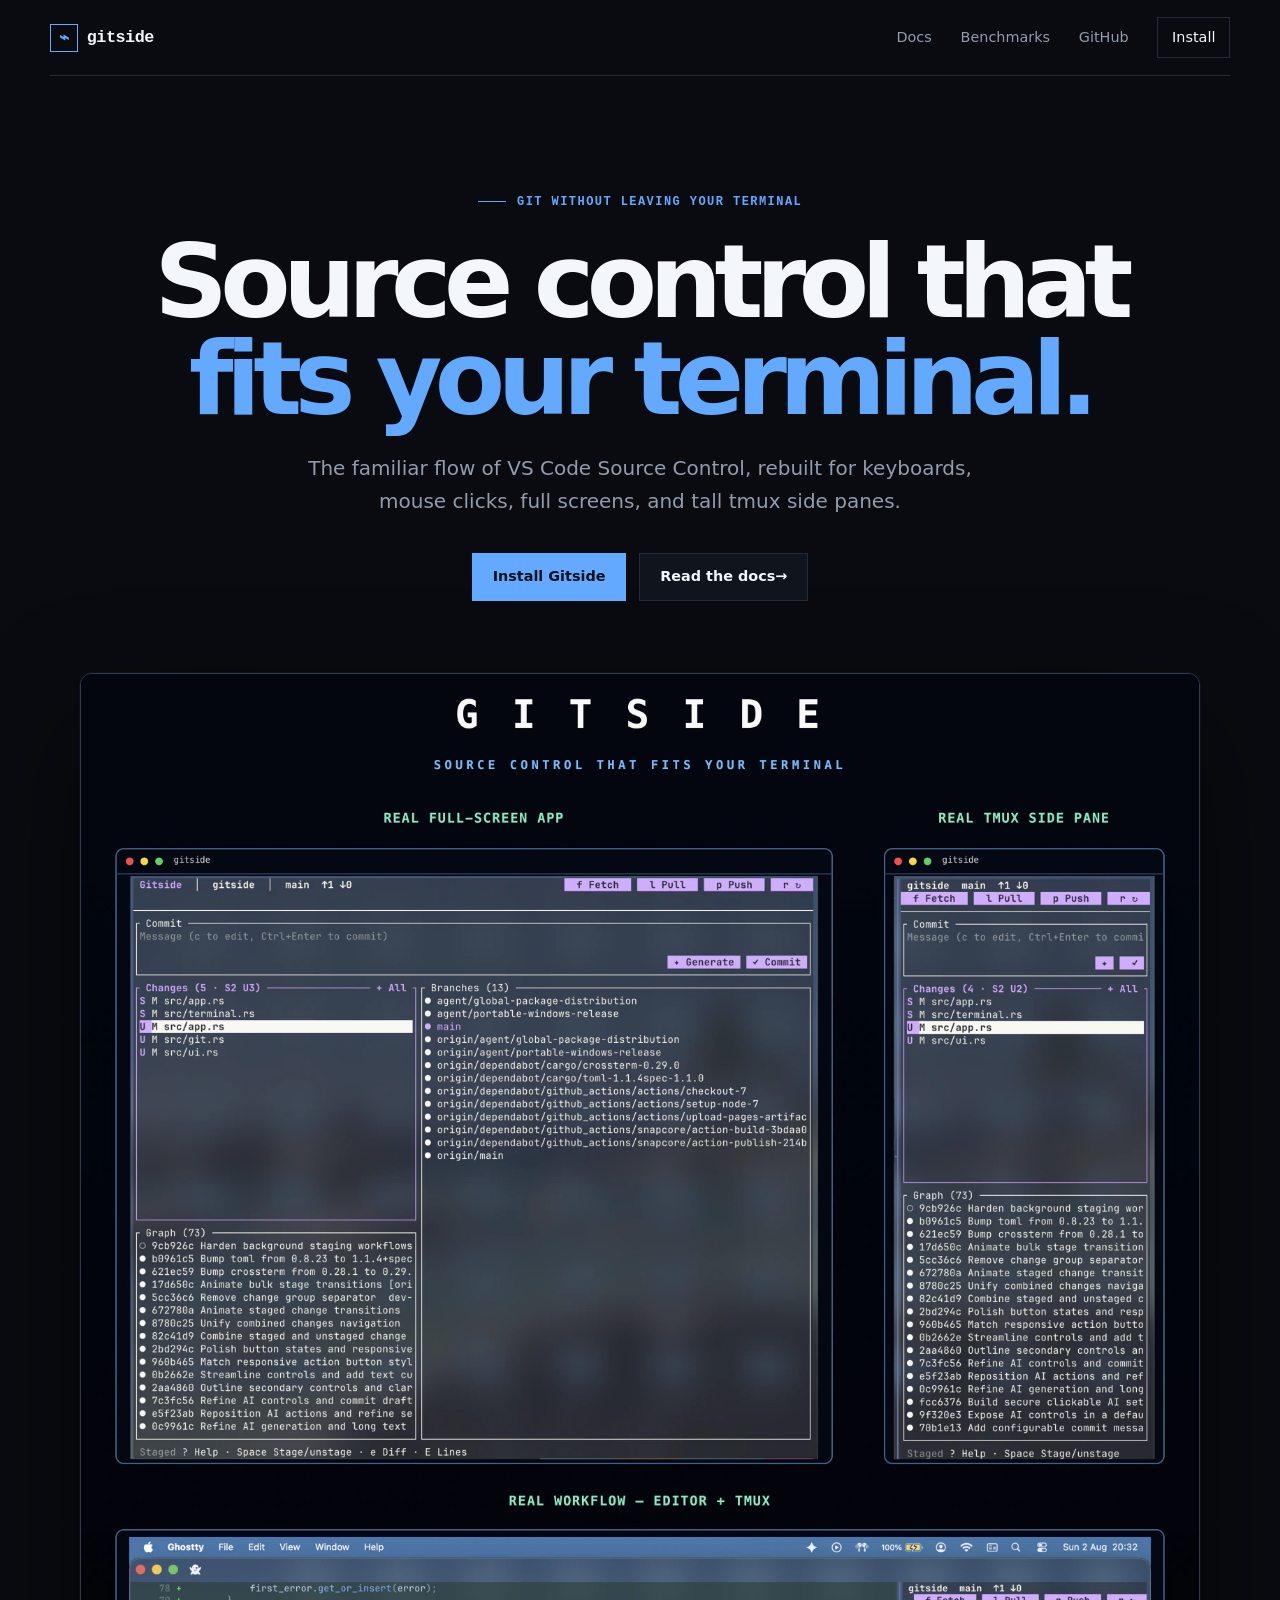
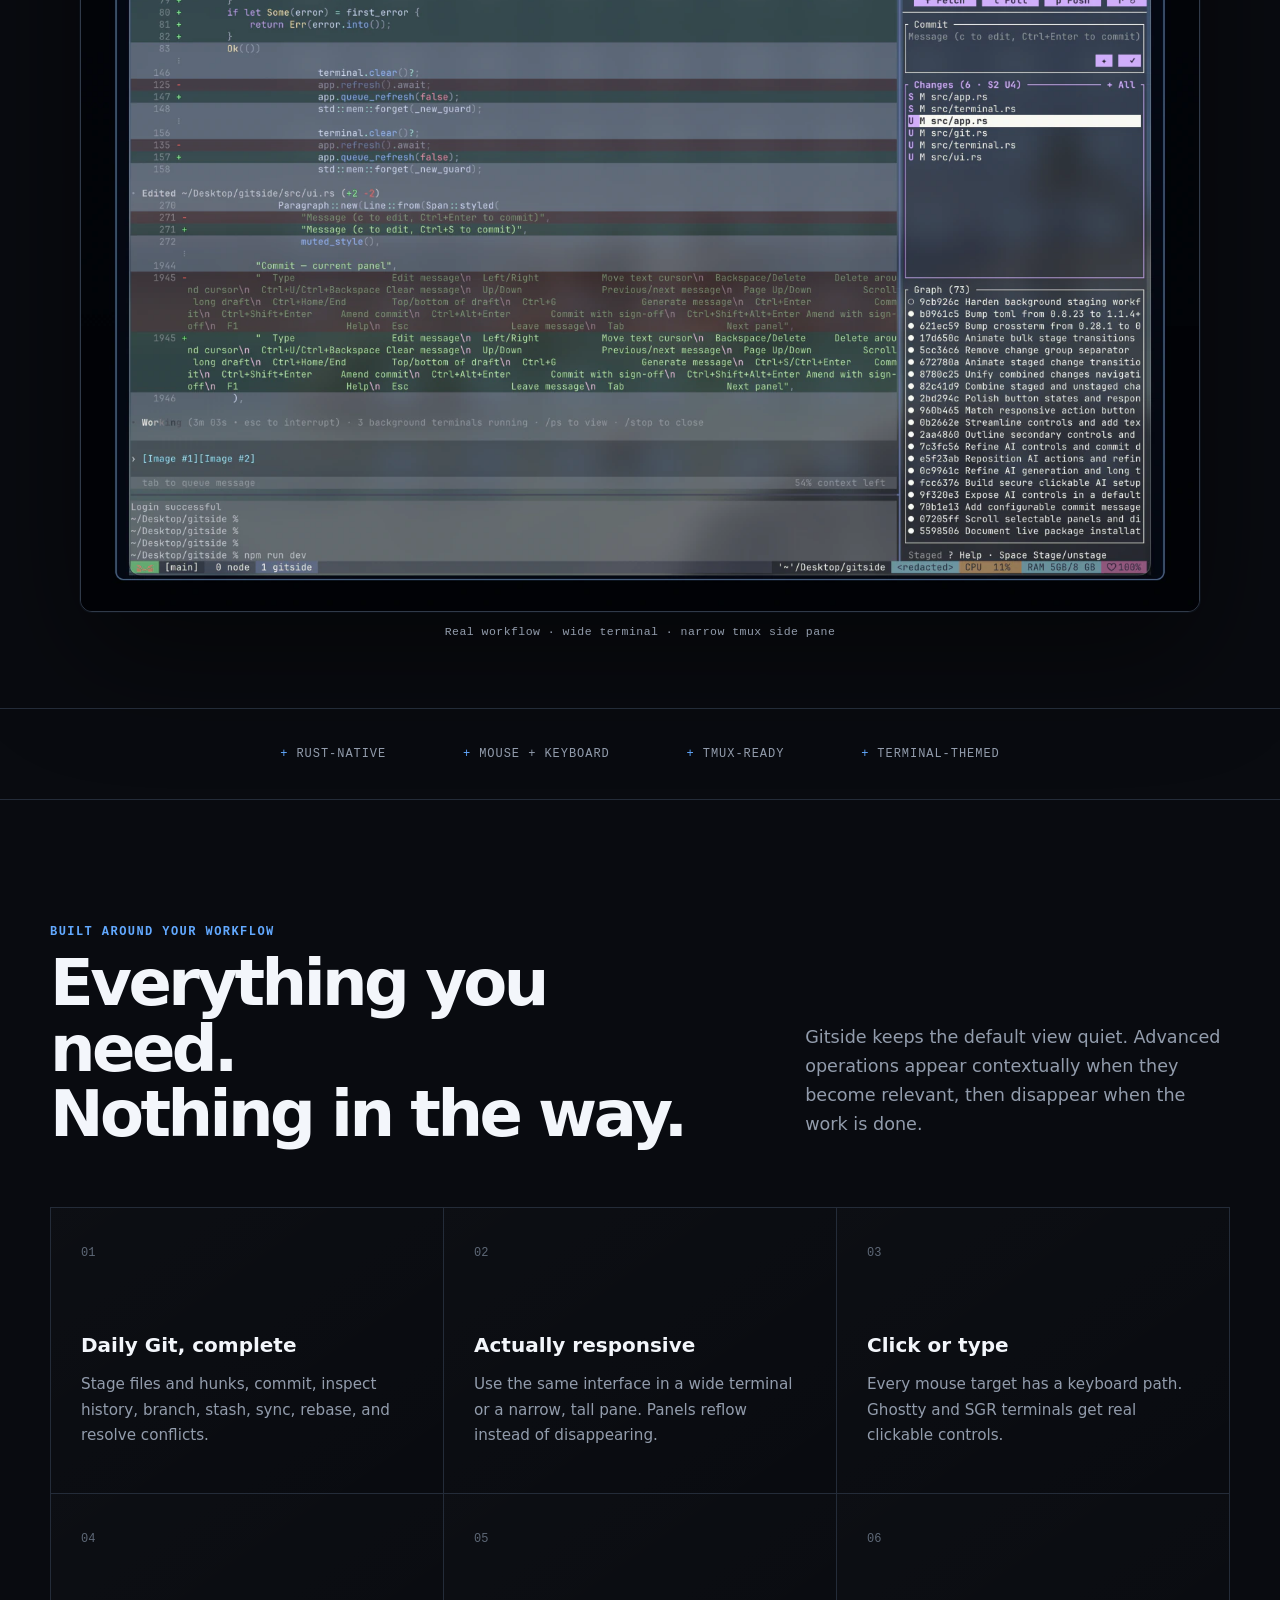
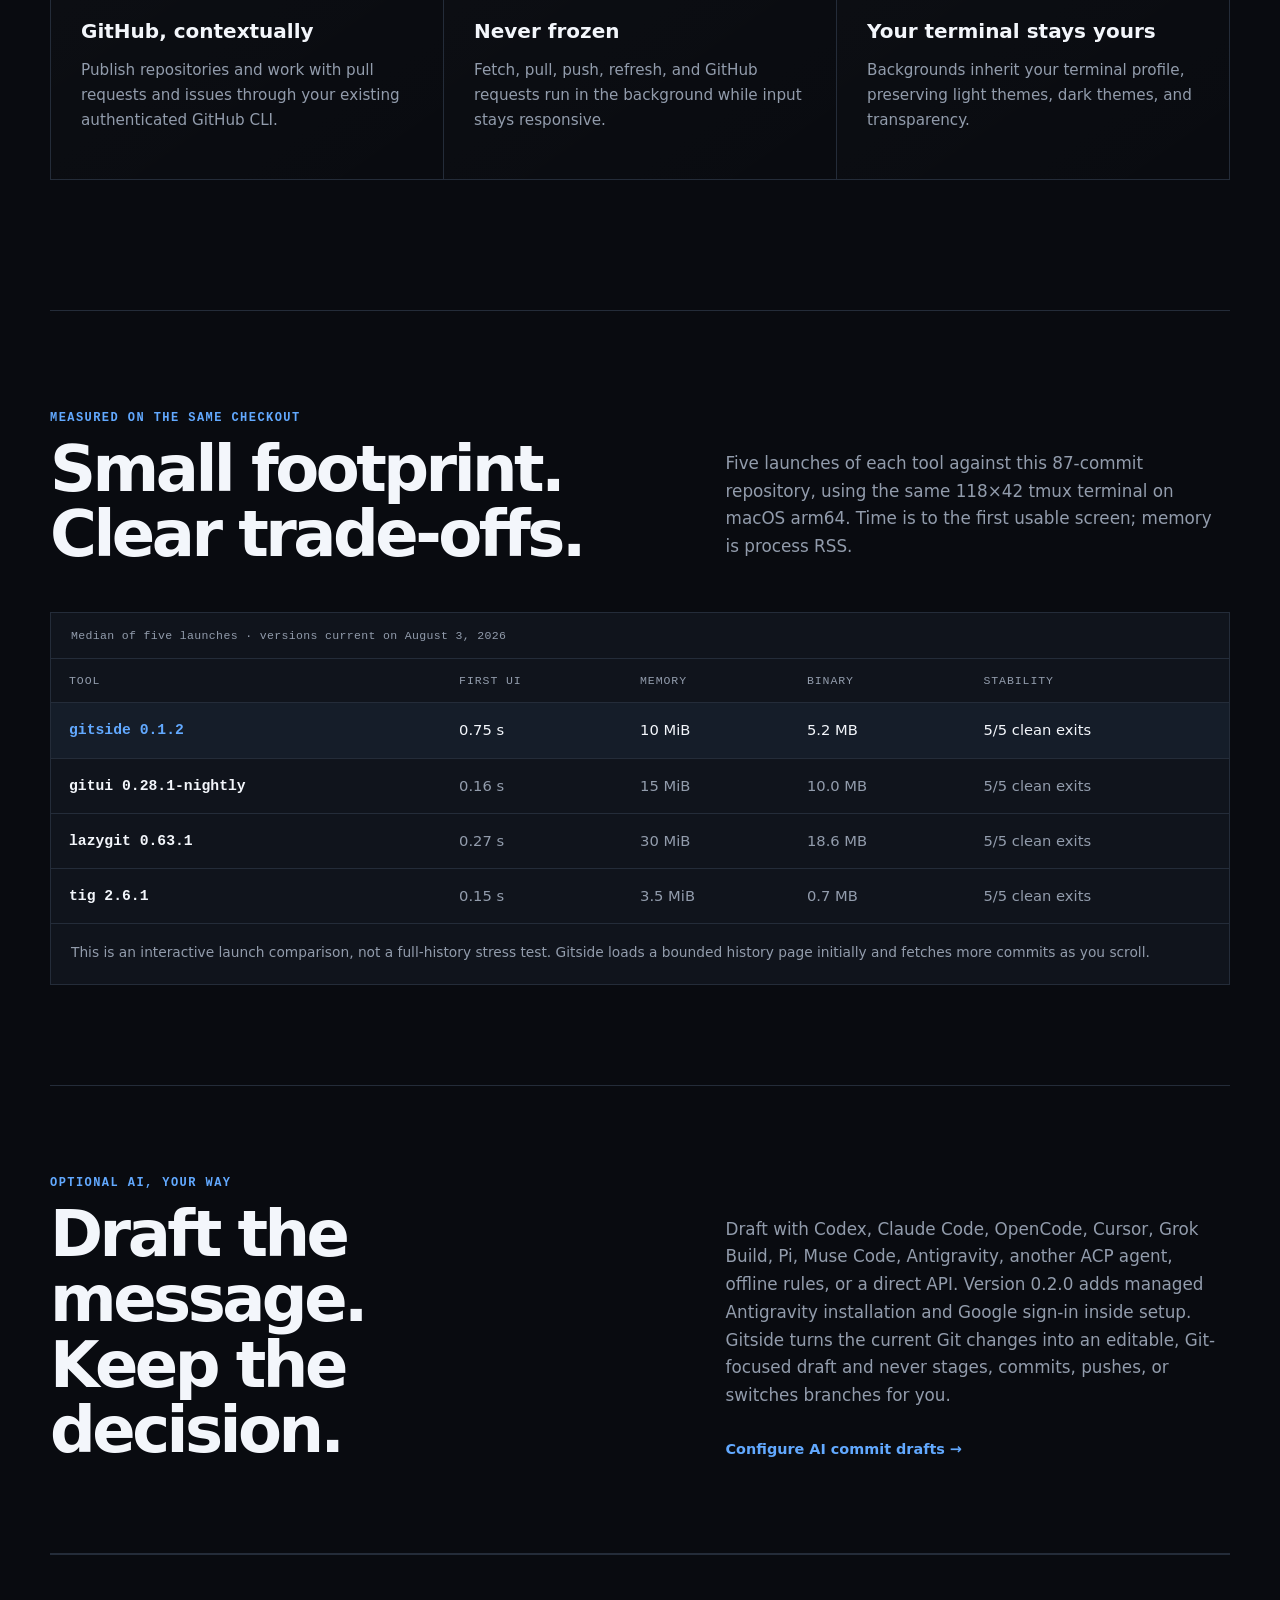
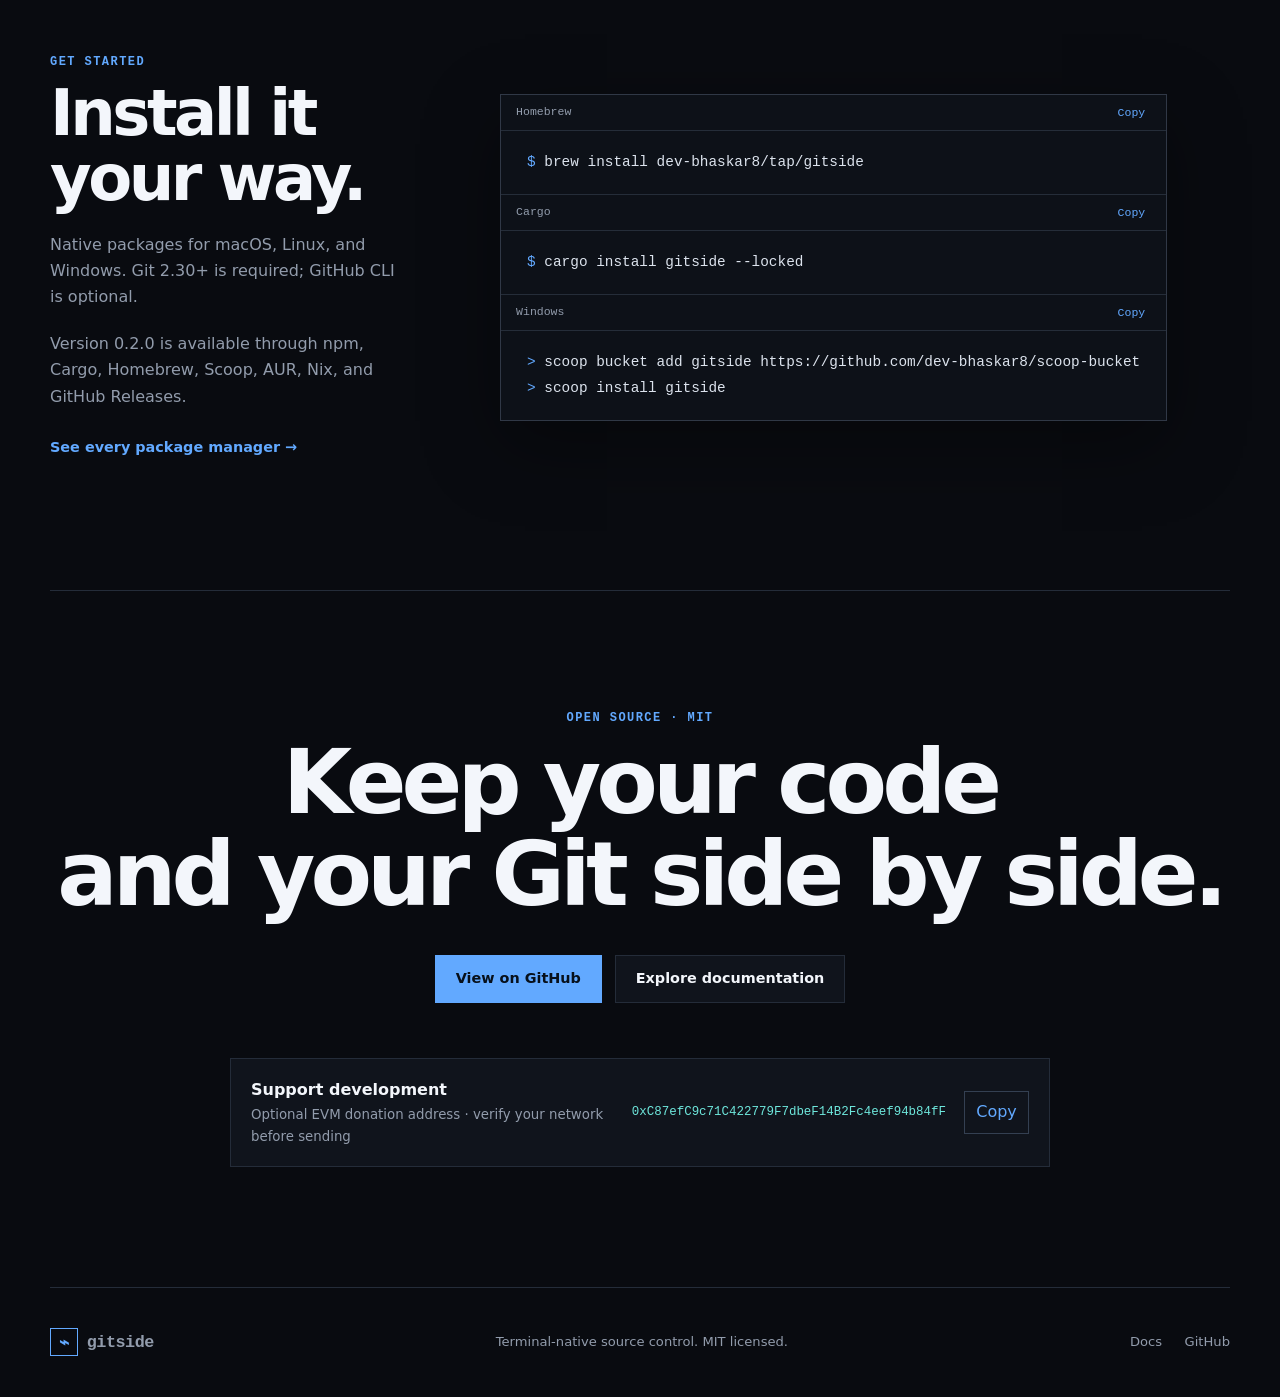
<file: site/index.html>
<!doctype html>
<html lang="en">
  <head>
    <meta charset="utf-8" />
    <meta name="viewport" content="width=device-width, initial-scale=1" />
    <meta name="theme-color" content="#090b10" />
    <meta name="description" content="Gitside is a responsive, mouse-friendly Git interface for the terminal." />
    <meta property="og:title" content="Gitside — source control that fits your terminal" />
    <meta property="og:description" content="A VS Code-inspired Git interface designed for full screens and narrow tmux panes." />
    <meta property="og:type" content="website" />
    <meta property="og:url" content="https://dev-bhaskar8.github.io/gitside/" />
    <meta property="og:image" content="https://dev-bhaskar8.github.io/gitside/assets/gitside-showcase-social.jpg" />
    <meta property="og:image:type" content="image/jpeg" />
    <meta property="og:image:width" content="1200" />
    <meta property="og:image:height" content="1650" />
    <meta name="twitter:card" content="summary_large_image" />
    <meta name="twitter:image" content="https://dev-bhaskar8.github.io/gitside/assets/gitside-showcase-social.jpg" />
    <title>Gitside — terminal source control</title>
    <link rel="preload" as="image" href="assets/gitside-showcase-960.webp" imagesrcset="assets/gitside-showcase-960.webp 960w, assets/gitside-showcase-1600.webp 1600w" imagesizes="(max-width: 760px) 94vw, 1180px" type="image/webp" />
    <link rel="stylesheet" href="styles.css" />
    <script src="script.js" defer></script>
  </head>
  <body>
    <a class="skip-link" href="#main">Skip to content</a>
    <header class="site-header">
      <a class="brand" href="./" aria-label="Gitside home"><span class="brand-mark">⌁</span> gitside</a>
      <nav aria-label="Main navigation">
        <a href="docs/">Docs</a>
        <a href="#benchmarks">Benchmarks</a>
        <a href="https://github.com/dev-bhaskar8/gitside">GitHub</a>
        <a class="nav-cta" href="#install">Install</a>
      </nav>
    </header>

    <main id="main">
      <section class="hero section-shell">
        <div class="eyebrow"><span></span> Git without leaving your terminal</div>
        <h1>Source control that<br /><em>fits your terminal.</em></h1>
        <p class="hero-copy">The familiar flow of VS Code Source Control, rebuilt for keyboards, mouse clicks, full screens, and tall tmux side panes.</p>
        <div class="hero-actions">
          <a class="button primary" href="#install">Install Gitside</a>
          <a class="button secondary" href="docs/">Read the docs <span aria-hidden="true">→</span></a>
        </div>

        <figure class="product-shot">
          <img src="assets/gitside-showcase-960.webp" srcset="assets/gitside-showcase-960.webp 960w, assets/gitside-showcase-1600.webp 1600w" sizes="(max-width: 760px) 94vw, 1180px" alt="Gitside shown full-screen, in a narrow pane, and in a real Ghostty and tmux workflow" width="1600" height="2200" decoding="async" fetchpriority="high" />
          <figcaption>Real workflow · wide terminal · narrow tmux side pane</figcaption>
        </figure>
      </section>

      <section class="proof-strip" aria-label="Product characteristics">
        <span>Rust-native</span><span>Mouse + keyboard</span><span>tmux-ready</span><span>Terminal-themed</span>
      </section>

      <section class="section-shell feature-intro">
        <div><p class="kicker">Built around your workflow</p><h2>Everything you need.<br />Nothing in the way.</h2></div>
        <p>Gitside keeps the default view quiet. Advanced operations appear contextually when they become relevant, then disappear when the work is done.</p>
      </section>

      <section class="feature-grid section-shell">
        <article><span class="feature-number">01</span><h3>Daily Git, complete</h3><p>Stage files and hunks, commit, inspect history, branch, stash, sync, rebase, and resolve conflicts.</p></article>
        <article><span class="feature-number">02</span><h3>Actually responsive</h3><p>Use the same interface in a wide terminal or a narrow, tall pane. Panels reflow instead of disappearing.</p></article>
        <article><span class="feature-number">03</span><h3>Click or type</h3><p>Every mouse target has a keyboard path. Ghostty and SGR terminals get real clickable controls.</p></article>
        <article><span class="feature-number">04</span><h3>GitHub, contextually</h3><p>Publish repositories and work with pull requests and issues through your existing authenticated GitHub CLI.</p></article>
        <article><span class="feature-number">05</span><h3>Never frozen</h3><p>Fetch, pull, push, refresh, and GitHub requests run in the background while input stays responsive.</p></article>
        <article><span class="feature-number">06</span><h3>Your terminal stays yours</h3><p>Backgrounds inherit your terminal profile, preserving light themes, dark themes, and transparency.</p></article>
      </section>

      <section id="benchmarks" class="benchmark section-shell">
        <div class="benchmark-intro">
          <div><p class="kicker">Measured on the same checkout</p><h2>Small footprint.<br />Clear trade-offs.</h2></div>
          <p>Five launches of each tool against this 87-commit repository, using the same 118×42 tmux terminal on macOS arm64. Time is to the first usable screen; memory is process RSS.</p>
        </div>
        <div class="benchmark-card">
          <div class="benchmark-table-wrap">
            <table class="benchmark-table">
              <caption>Median of five launches · versions current on August 3, 2026</caption>
              <thead><tr><th scope="col">Tool</th><th scope="col">First UI</th><th scope="col">Memory</th><th scope="col">Binary</th><th scope="col">Stability</th></tr></thead>
              <tbody>
                <tr class="benchmark-highlight"><td>gitside 0.1.2</td><td>0.75 s</td><td>10 MiB</td><td>5.2 MB</td><td>5/5 clean exits</td></tr>
                <tr><td>gitui 0.28.1-nightly</td><td>0.16 s</td><td>15 MiB</td><td>10.0 MB</td><td>5/5 clean exits</td></tr>
                <tr><td>lazygit 0.63.1</td><td>0.27 s</td><td>30 MiB</td><td>18.6 MB</td><td>5/5 clean exits</td></tr>
                <tr><td>tig 2.6.1</td><td>0.15 s</td><td>3.5 MiB</td><td>0.7 MB</td><td>5/5 clean exits</td></tr>
              </tbody>
            </table>
          </div>
          <p class="benchmark-note">This is an interactive launch comparison, not a full-history stress test. Gitside loads a bounded history page initially and fetches more commits as you scroll.</p>
        </div>
      </section>

      <section id="ai" class="ai-callout section-shell">
        <div><p class="kicker">Optional AI, your way</p><h2>Draft the message.<br />Keep the decision.</h2></div>
        <div><p>Draft with Codex, Claude Code, OpenCode, Cursor, Grok Build, Pi, Muse Code, Antigravity, another ACP agent, offline rules, or a direct API. Version 0.2.0 adds managed Antigravity installation and Google sign-in inside setup. Gitside turns the current Git changes into an editable, Git-focused draft and never stages, commits, pushes, or switches branches for you.</p><a class="text-link" href="docs/#ai">Configure AI commit drafts →</a></div>
      </section>

      <section id="install" class="install section-shell">
        <div><p class="kicker">Get started</p><h2>Install it<br />your way.</h2><p>Native packages for macOS, Linux, and Windows. Git 2.30+ is required; GitHub CLI is optional.</p><p>Version 0.2.0 is available through npm, Cargo, Homebrew, Scoop, AUR, Nix, and GitHub Releases.</p><a class="text-link" href="docs/#install">See every package manager →</a></div>
        <div class="install-card">
          <div class="install-card-top"><span>Homebrew</span><button class="copy" data-copy="brew install dev-bhaskar8/tap/gitside" aria-label="Copy Homebrew command">Copy</button></div>
          <pre><code><span>$</span> brew install dev-bhaskar8/tap/gitside</code></pre>
          <div class="install-card-top"><span>Cargo</span><button class="copy" data-copy="cargo install gitside --locked" aria-label="Copy Cargo command">Copy</button></div>
          <pre><code><span>$</span> cargo install gitside --locked</code></pre>
          <div class="install-card-top"><span>Windows</span><button class="copy" data-copy="scoop bucket add gitside https://github.com/dev-bhaskar8/scoop-bucket; scoop install gitside" aria-label="Copy Scoop commands">Copy</button></div>
          <pre><code><span>&gt;</span> scoop bucket add gitside https://github.com/dev-bhaskar8/scoop-bucket
<span>&gt;</span> scoop install gitside</code></pre>
        </div>
      </section>

      <section class="final-cta section-shell">
        <p class="kicker">Open source · MIT</p>
        <h2>Keep your code<br />and your Git side by side.</h2>
        <div class="hero-actions"><a class="button primary" href="https://github.com/dev-bhaskar8/gitside">View on GitHub</a><a class="button secondary" href="docs/">Explore documentation</a></div>
        <div class="support-card">
          <div><span>Support development</span><small>Optional EVM donation address · verify your network before sending</small></div>
          <code>0xC87efC9c71C422779F7dbeF14B2Fc4eef94b84fF</code>
          <button class="copy" data-copy="0xC87efC9c71C422779F7dbeF14B2Fc4eef94b84fF" aria-label="Copy EVM donation address">Copy</button>
        </div>
      </section>
    </main>

    <footer><a class="brand" href="./"><span class="brand-mark">⌁</span> gitside</a><p>Terminal-native source control. MIT licensed.</p><div><a href="docs/">Docs</a><a href="https://github.com/dev-bhaskar8/gitside">GitHub</a></div></footer>
  </body>
</html>
</file>
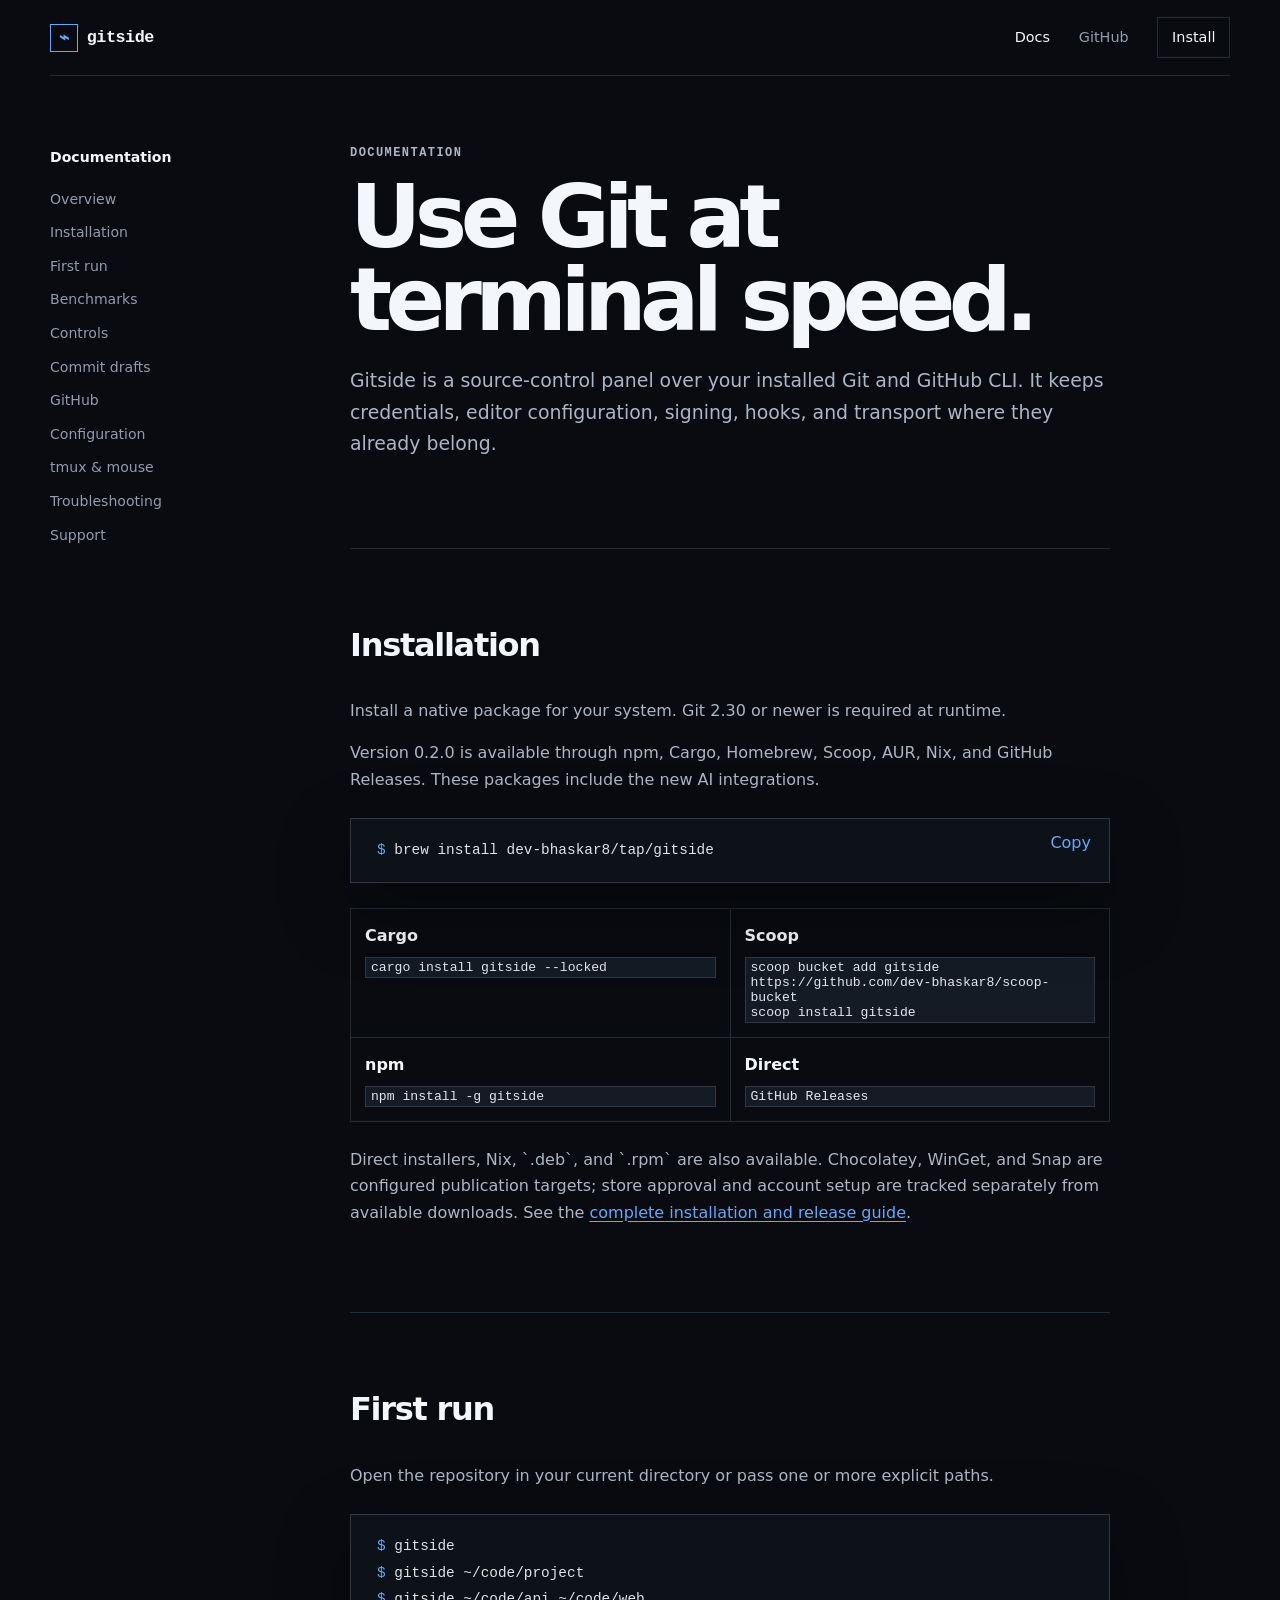
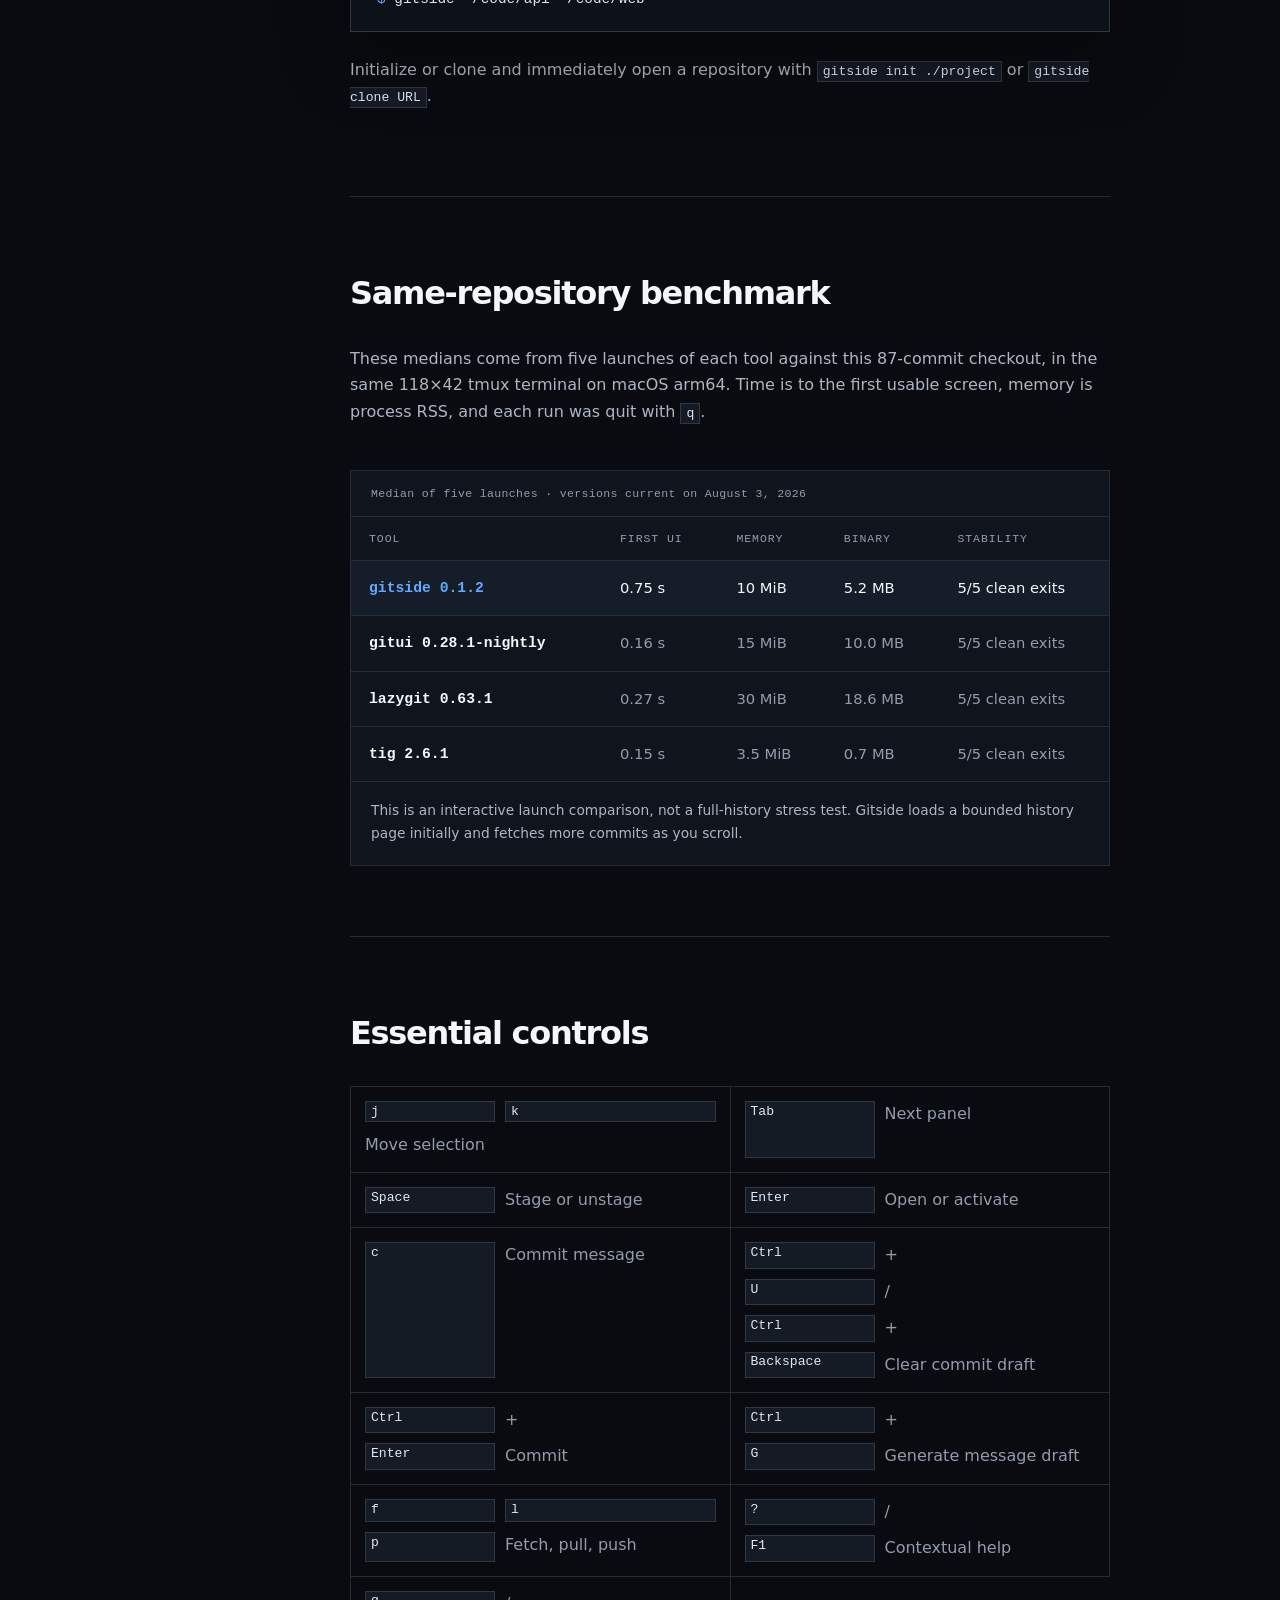
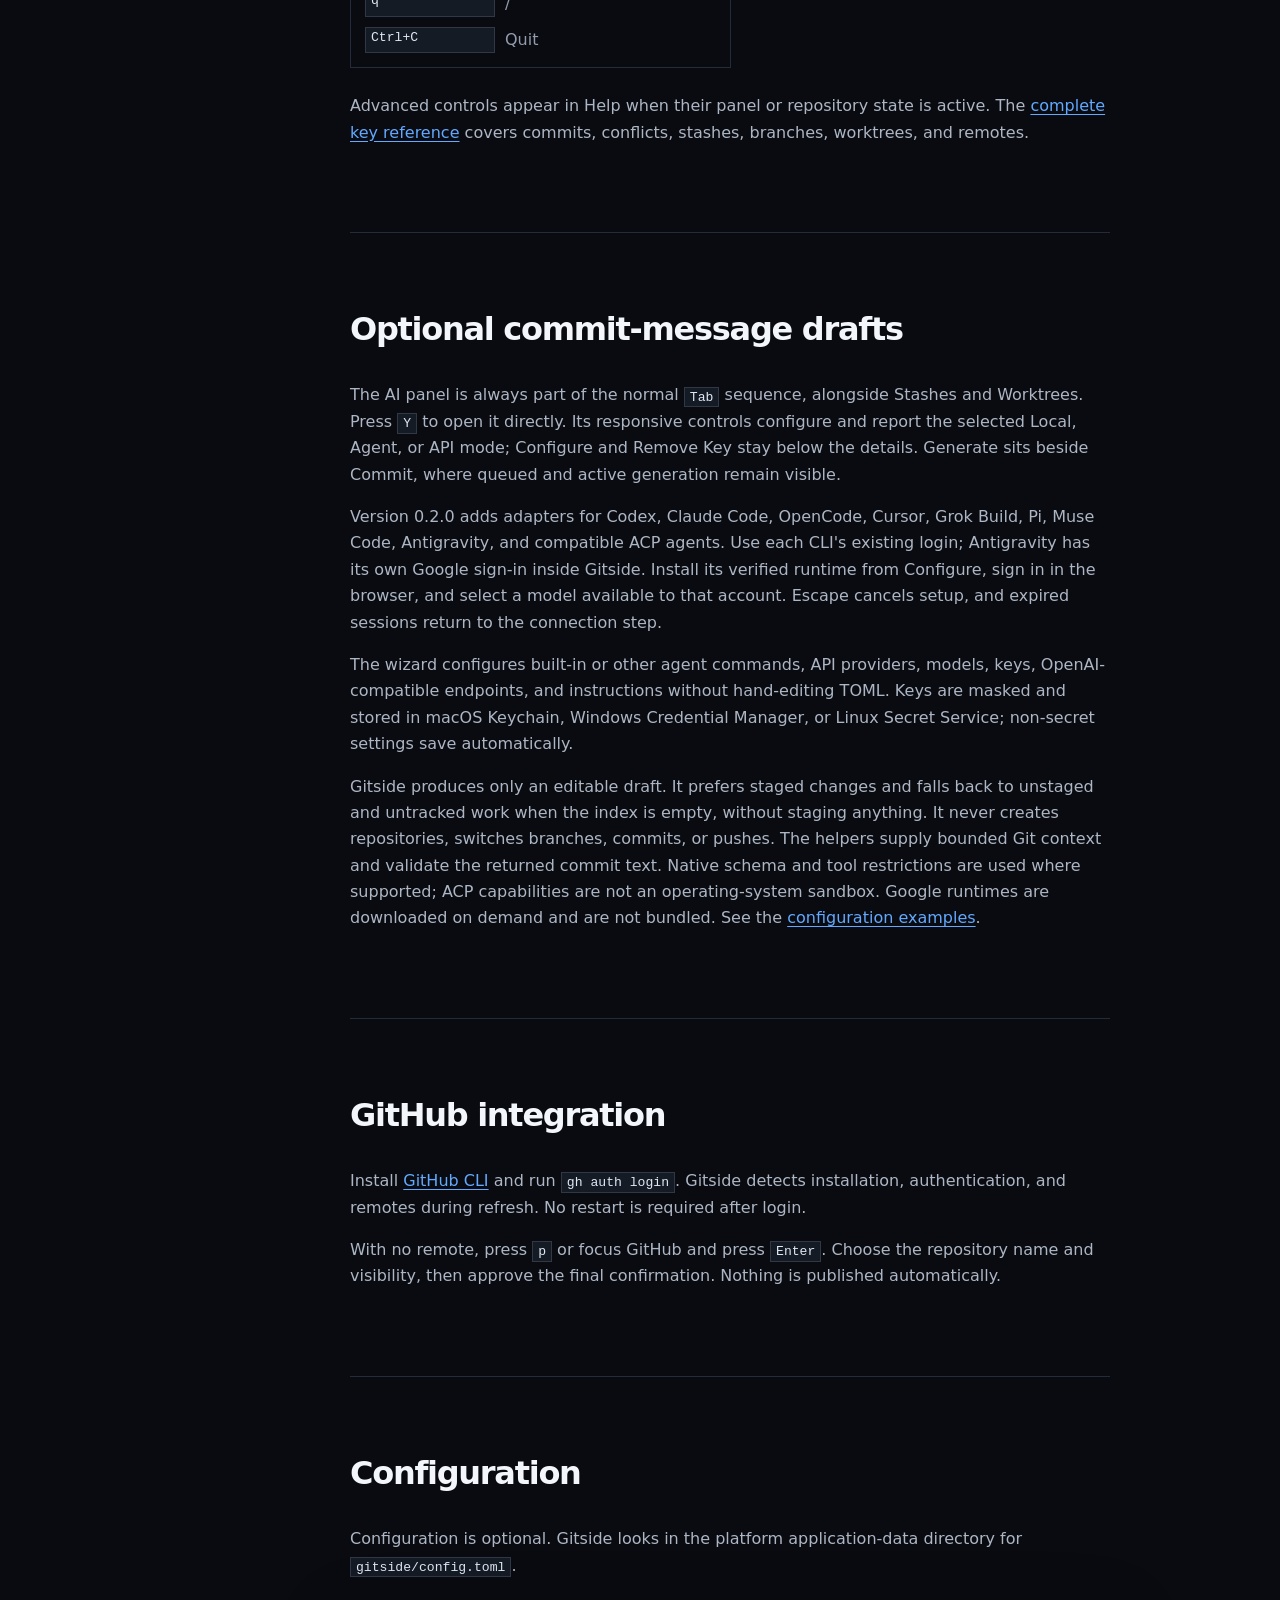
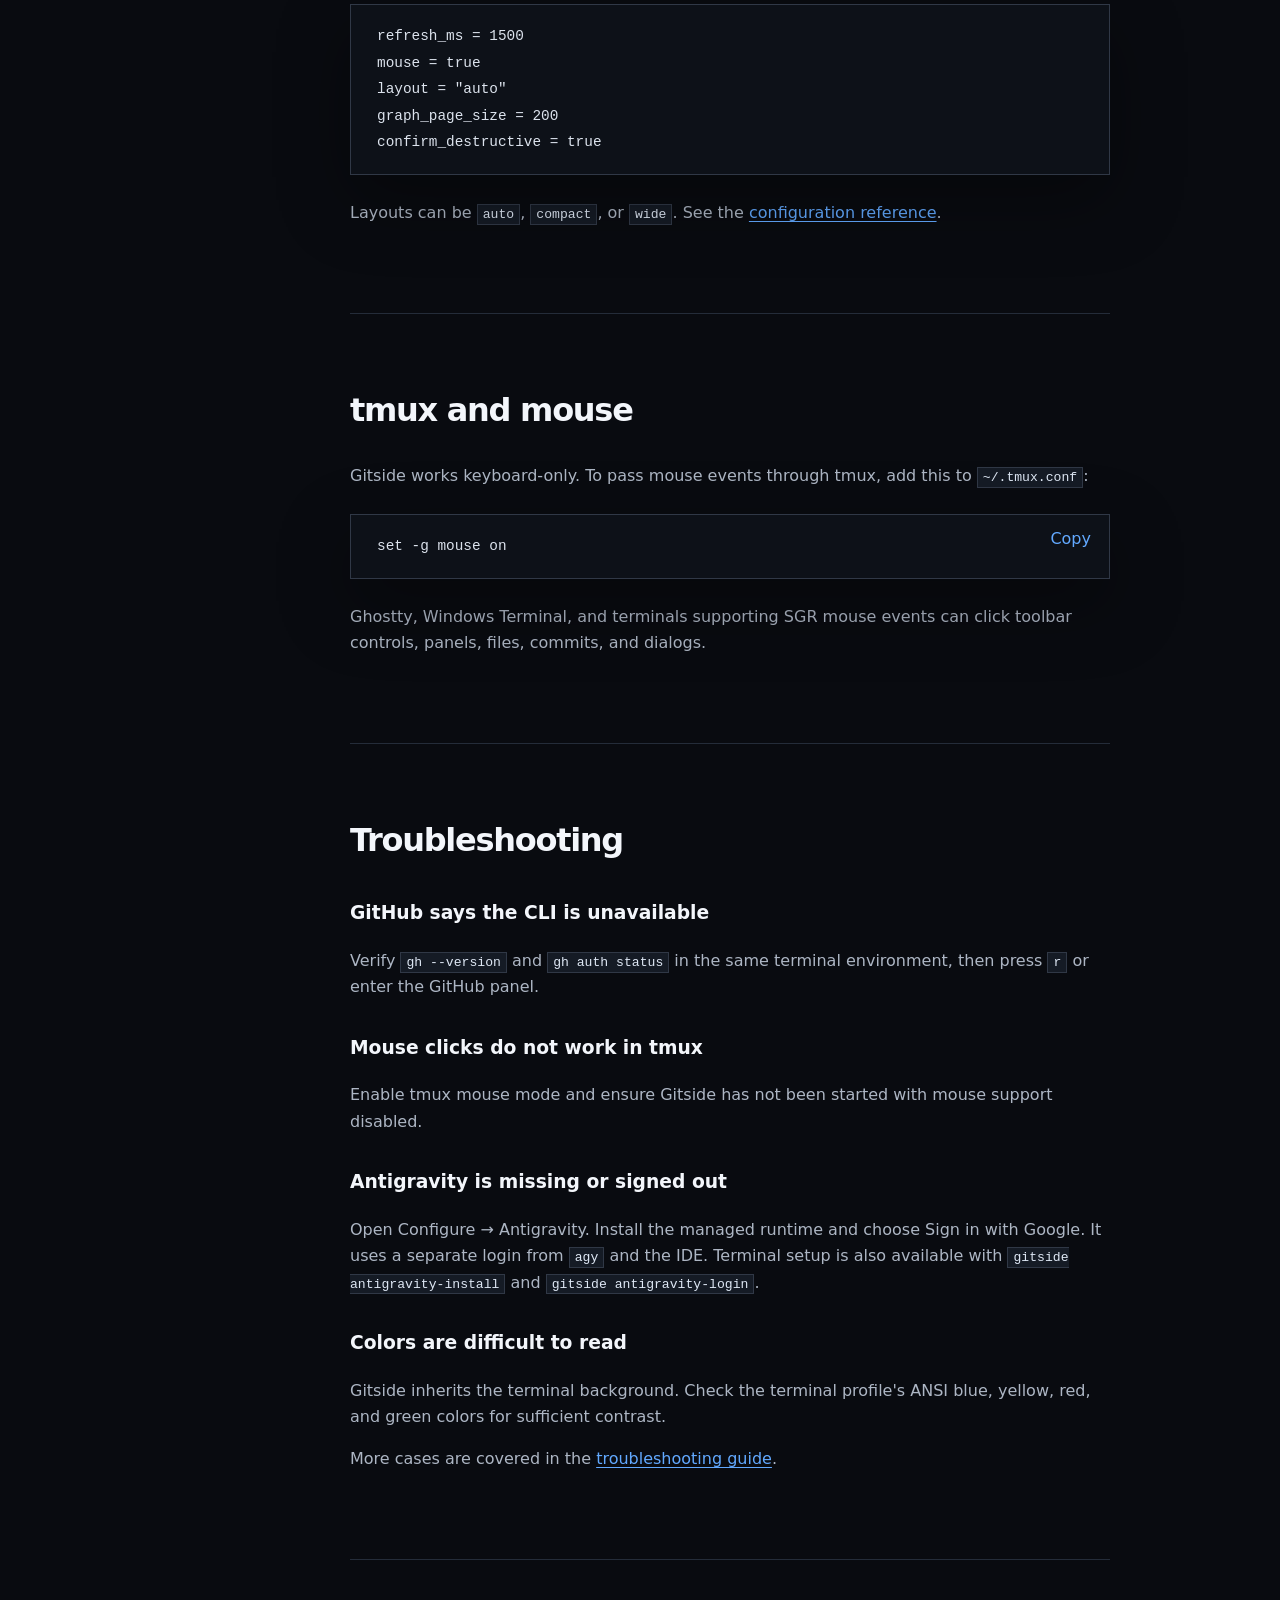
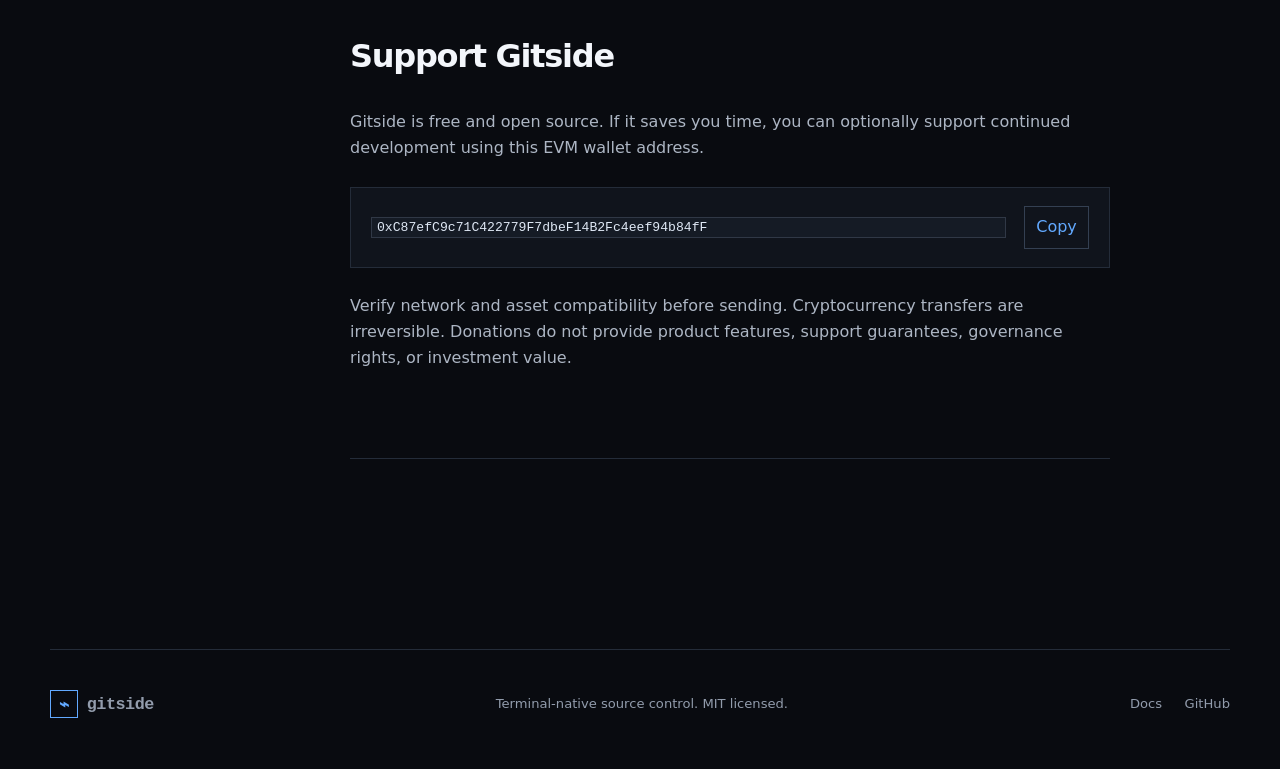
<file: site/docs/index.html>
<!doctype html>
<html lang="en">
  <head>
    <meta charset="utf-8" />
    <meta name="viewport" content="width=device-width, initial-scale=1" />
    <meta name="theme-color" content="#090b10" />
    <meta name="description" content="Install, configure, and use Gitside." />
    <title>Documentation · Gitside</title>
    <link rel="stylesheet" href="../styles.css" />
    <script src="../script.js" defer></script>
  </head>
  <body class="docs-body">
    <a class="skip-link" href="#docs-main">Skip to content</a>
    <header class="site-header"><a class="brand" href="../"><span class="brand-mark">⌁</span> gitside</a><nav aria-label="Main navigation"><a aria-current="page" href="./">Docs</a><a href="https://github.com/dev-bhaskar8/gitside">GitHub</a><a class="nav-cta" href="#install">Install</a></nav></header>
    <div class="docs-layout section-shell">
      <aside aria-label="Documentation navigation">
        <strong>Documentation</strong>
        <a href="#overview">Overview</a><a href="#install">Installation</a><a href="#start">First run</a><a href="#benchmarks">Benchmarks</a><a href="#controls">Controls</a><a href="#ai">Commit drafts</a><a href="#github">GitHub</a><a href="#configuration">Configuration</a><a href="#tmux">tmux &amp; mouse</a><a href="#troubleshooting">Troubleshooting</a><a href="#support">Support</a>
      </aside>
      <main id="docs-main" class="docs-content">
        <section id="overview"><p class="kicker">Documentation</p><h1>Use Git at terminal speed.</h1><p class="lead">Gitside is a source-control panel over your installed Git and GitHub CLI. It keeps credentials, editor configuration, signing, hooks, and transport where they already belong.</p></section>
        <section id="install"><h2>Installation</h2><p>Install a native package for your system. Git 2.30 or newer is required at runtime.</p><p>Version 0.2.0 is available through npm, Cargo, Homebrew, Scoop, AUR, Nix, and GitHub Releases. These packages include the new AI integrations.</p><div class="code-block"><button class="copy" data-copy="brew install dev-bhaskar8/tap/gitside" aria-label="Copy Homebrew command">Copy</button><pre><code><span>$</span> brew install dev-bhaskar8/tap/gitside</code></pre></div><div class="package-list"><div><strong>Cargo</strong><code>cargo install gitside --locked</code></div><div><strong>Scoop</strong><code>scoop bucket add gitside https://github.com/dev-bhaskar8/scoop-bucket<br>scoop install gitside</code></div><div><strong>npm</strong><code>npm install -g gitside</code></div><div><strong>Direct</strong><code>GitHub Releases</code></div></div><p>Direct installers, Nix, `.deb`, and `.rpm` are also available. Chocolatey, WinGet, and Snap are configured publication targets; store approval and account setup are tracked separately from available downloads. See the <a href="https://github.com/dev-bhaskar8/gitside/blob/main/docs/distribution.md">complete installation and release guide</a>.</p></section>
        <section id="start"><h2>First run</h2><p>Open the repository in your current directory or pass one or more explicit paths.</p><div class="code-block"><pre><code><span>$</span> gitside
<span>$</span> gitside ~/code/project
<span>$</span> gitside ~/code/api ~/code/web</code></pre></div><p>Initialize or clone and immediately open a repository with <code>gitside init ./project</code> or <code>gitside clone URL</code>.</p></section>
        <section id="benchmarks"><h2>Same-repository benchmark</h2><p>These medians come from five launches of each tool against this 87-commit checkout, in the same 118×42 tmux terminal on macOS arm64. Time is to the first usable screen, memory is process RSS, and each run was quit with <kbd>q</kbd>.</p><div class="benchmark-card"><div class="benchmark-table-wrap"><table class="benchmark-table"><caption>Median of five launches · versions current on August 3, 2026</caption><thead><tr><th scope="col">Tool</th><th scope="col">First UI</th><th scope="col">Memory</th><th scope="col">Binary</th><th scope="col">Stability</th></tr></thead><tbody><tr class="benchmark-highlight"><td>gitside 0.1.2</td><td>0.75 s</td><td>10 MiB</td><td>5.2 MB</td><td>5/5 clean exits</td></tr><tr><td>gitui 0.28.1-nightly</td><td>0.16 s</td><td>15 MiB</td><td>10.0 MB</td><td>5/5 clean exits</td></tr><tr><td>lazygit 0.63.1</td><td>0.27 s</td><td>30 MiB</td><td>18.6 MB</td><td>5/5 clean exits</td></tr><tr><td>tig 2.6.1</td><td>0.15 s</td><td>3.5 MiB</td><td>0.7 MB</td><td>5/5 clean exits</td></tr></tbody></table></div><p class="benchmark-note">This is an interactive launch comparison, not a full-history stress test. Gitside loads a bounded history page initially and fetches more commits as you scroll.</p></div></section>
        <section id="controls"><h2>Essential controls</h2><div class="docs-table"><div><kbd>j</kbd> <kbd>k</kbd><span>Move selection</span></div><div><kbd>Tab</kbd><span>Next panel</span></div><div><kbd>Space</kbd><span>Stage or unstage</span></div><div><kbd>Enter</kbd><span>Open or activate</span></div><div><kbd>c</kbd><span>Commit message</span></div><div><kbd>Ctrl</kbd> + <kbd>U</kbd> / <kbd>Ctrl</kbd> + <kbd>Backspace</kbd><span>Clear commit draft</span></div><div><kbd>Ctrl</kbd> + <kbd>Enter</kbd><span>Commit</span></div><div><kbd>Ctrl</kbd> + <kbd>G</kbd><span>Generate message draft</span></div><div><kbd>f</kbd> <kbd>l</kbd> <kbd>p</kbd><span>Fetch, pull, push</span></div><div><kbd>?</kbd> / <kbd>F1</kbd><span>Contextual help</span></div><div><kbd>q</kbd> / <kbd>Ctrl+C</kbd><span>Quit</span></div></div><p>Advanced controls appear in Help when their panel or repository state is active. The <a href="https://github.com/dev-bhaskar8/gitside/blob/main/docs/controls.md">complete key reference</a> covers commits, conflicts, stashes, branches, worktrees, and remotes.</p></section>
        <section id="ai"><h2>Optional commit-message drafts</h2><p>The AI panel is always part of the normal <kbd>Tab</kbd> sequence, alongside Stashes and Worktrees. Press <kbd>Y</kbd> to open it directly. Its responsive controls configure and report the selected Local, Agent, or API mode; Configure and Remove Key stay below the details. Generate sits beside Commit, where queued and active generation remain visible.</p><p>Version 0.2.0 adds adapters for Codex, Claude Code, OpenCode, Cursor, Grok Build, Pi, Muse Code, Antigravity, and compatible ACP agents. Use each CLI's existing login; Antigravity has its own Google sign-in inside Gitside. Install its verified runtime from Configure, sign in in the browser, and select a model available to that account. Escape cancels setup, and expired sessions return to the connection step.</p><p>The wizard configures built-in or other agent commands, API providers, models, keys, OpenAI-compatible endpoints, and instructions without hand-editing TOML. Keys are masked and stored in macOS Keychain, Windows Credential Manager, or Linux Secret Service; non-secret settings save automatically.</p><p>Gitside produces only an editable draft. It prefers staged changes and falls back to unstaged and untracked work when the index is empty, without staging anything. It never creates repositories, switches branches, commits, or pushes. The helpers supply bounded Git context and validate the returned commit text. Native schema and tool restrictions are used where supported; ACP capabilities are not an operating-system sandbox. Google runtimes are downloaded on demand and are not bundled. See the <a href="https://github.com/dev-bhaskar8/gitside/blob/main/docs/configuration.md#commit-message-generation">configuration examples</a>.</p></section>
        <section id="github"><h2>GitHub integration</h2><p>Install <a href="https://cli.github.com/">GitHub CLI</a> and run <code>gh auth login</code>. Gitside detects installation, authentication, and remotes during refresh. No restart is required after login.</p><p>With no remote, press <kbd>p</kbd> or focus GitHub and press <kbd>Enter</kbd>. Choose the repository name and visibility, then approve the final confirmation. Nothing is published automatically.</p></section>
        <section id="configuration"><h2>Configuration</h2><p>Configuration is optional. Gitside looks in the platform application-data directory for <code>gitside/config.toml</code>.</p><div class="code-block"><pre><code>refresh_ms = 1500
mouse = true
layout = "auto"
graph_page_size = 200
confirm_destructive = true</code></pre></div><p>Layouts can be <code>auto</code>, <code>compact</code>, or <code>wide</code>. See the <a href="https://github.com/dev-bhaskar8/gitside/blob/main/docs/configuration.md">configuration reference</a>.</p></section>
        <section id="tmux"><h2>tmux and mouse</h2><p>Gitside works keyboard-only. To pass mouse events through tmux, add this to <code>~/.tmux.conf</code>:</p><div class="code-block"><button class="copy" data-copy="set -g mouse on">Copy</button><pre><code>set -g mouse on</code></pre></div><p>Ghostty, Windows Terminal, and terminals supporting SGR mouse events can click toolbar controls, panels, files, commits, and dialogs.</p></section>
        <section id="troubleshooting"><h2>Troubleshooting</h2><h3>GitHub says the CLI is unavailable</h3><p>Verify <code>gh --version</code> and <code>gh auth status</code> in the same terminal environment, then press <kbd>r</kbd> or enter the GitHub panel.</p><h3>Mouse clicks do not work in tmux</h3><p>Enable tmux mouse mode and ensure Gitside has not been started with mouse support disabled.</p><h3>Antigravity is missing or signed out</h3><p>Open Configure → Antigravity. Install the managed runtime and choose Sign in with Google. It uses a separate login from <code>agy</code> and the IDE. Terminal setup is also available with <code>gitside antigravity-install</code> and <code>gitside antigravity-login</code>.</p><h3>Colors are difficult to read</h3><p>Gitside inherits the terminal background. Check the terminal profile's ANSI blue, yellow, red, and green colors for sufficient contrast.</p><p>More cases are covered in the <a href="https://github.com/dev-bhaskar8/gitside/blob/main/docs/troubleshooting.md">troubleshooting guide</a>.</p></section>
        <section id="support"><h2>Support Gitside</h2><p>Gitside is free and open source. If it saves you time, you can optionally support continued development using this EVM wallet address.</p><div class="support-card docs-support"><code>0xC87efC9c71C422779F7dbeF14B2Fc4eef94b84fF</code><button class="copy" data-copy="0xC87efC9c71C422779F7dbeF14B2Fc4eef94b84fF" aria-label="Copy EVM donation address">Copy</button></div><p>Verify network and asset compatibility before sending. Cryptocurrency transfers are irreversible. Donations do not provide product features, support guarantees, governance rights, or investment value.</p></section>
      </main>
    </div>
    <footer><a class="brand" href="../"><span class="brand-mark">⌁</span> gitside</a><p>Terminal-native source control. MIT licensed.</p><div><a href="./">Docs</a><a href="https://github.com/dev-bhaskar8/gitside">GitHub</a></div></footer>
  </body>
</html>
</file>
<file: site/styles.css>
:root {
  color-scheme: dark;
  --bg: #090b10;
  --surface: #10141c;
  --surface-2: #151b25;
  --line: #242c39;
  --text: #f3f6fb;
  --muted: #929cac;
  --blue: #62a9ff;
  --cyan: #6ee7dc;
  --orange: #ffb86b;
  --green: #79d991;
  --mono: "SFMono-Regular", Consolas, "Liberation Mono", Menlo, monospace;
  --sans: Inter, ui-sans-serif, system-ui, -apple-system, BlinkMacSystemFont, "Segoe UI", sans-serif;
}

* { box-sizing: border-box; }
html { scroll-behavior: smooth; }
body { margin: 0; background: var(--bg); color: var(--text); font-family: var(--sans); font-size: 16px; line-height: 1.65; }
a { color: inherit; text-decoration: none; }
button { font: inherit; }
.skip-link { position: fixed; left: 1rem; top: -5rem; z-index: 20; padding: .65rem 1rem; background: var(--text); color: var(--bg); }
.skip-link:focus { top: 1rem; }
.section-shell, .site-header, footer { width: min(1180px, calc(100% - 40px)); margin-inline: auto; }
.site-header { height: 76px; display: flex; align-items: center; justify-content: space-between; border-bottom: 1px solid var(--line); }
.brand { display: inline-flex; align-items: center; gap: .55rem; font: 700 1.05rem var(--mono); letter-spacing: -.03em; }
.brand-mark { display: grid; width: 28px; height: 28px; place-items: center; border: 1px solid var(--blue); color: var(--blue); }
nav { display: flex; align-items: center; gap: 1.8rem; font-size: .9rem; color: var(--muted); }
nav a:hover, nav a[aria-current="page"] { color: var(--text); }
.nav-cta { padding: .45rem .85rem; border: 1px solid var(--line); color: var(--text); }
.hero { padding: 108px 0 70px; text-align: center; }
.eyebrow, .kicker { color: var(--blue); font: 700 .75rem var(--mono); letter-spacing: .12em; text-transform: uppercase; }
.eyebrow { display: inline-flex; align-items: center; gap: .7rem; }
.eyebrow span { width: 28px; height: 1px; background: var(--blue); }
h1, h2, h3, p { margin-top: 0; }
h1 { margin: 24px auto 25px; font-size: clamp(3.2rem, 8vw, 7.35rem); line-height: .94; letter-spacing: -.075em; max-width: 1000px; }
h1 em { color: var(--blue); font-style: normal; }
.hero-copy { max-width: 690px; margin: 0 auto; color: var(--muted); font-size: clamp(1.05rem, 2vw, 1.25rem); }
.hero-actions { display: flex; justify-content: center; flex-wrap: wrap; gap: .8rem; margin-top: 35px; }
.button { display: inline-flex; align-items: center; justify-content: center; min-height: 48px; padding: .7rem 1.25rem; border: 1px solid var(--line); font-weight: 700; font-size: .9rem; transition: transform .16s ease, border-color .16s ease; }
.button:hover { transform: translateY(-2px); border-color: var(--blue); }
.button.primary { background: var(--blue); border-color: var(--blue); color: #07101b; }
.button.secondary { background: var(--surface); }
.product-shot{max-width:1120px;margin:72px auto 0}.product-shot img{display:block;width:100%;height:auto;border:1px solid #303a49;border-radius:12px;box-shadow:0 45px 120px rgba(0,0,0,.48),0 0 0 1px rgba(98,169,255,.06)}.product-shot figcaption{margin-top:13px;color:var(--muted);font:.72rem var(--mono);letter-spacing:.04em}
.proof-strip { border-block: 1px solid var(--line); min-height: 92px; display: flex; align-items: center; justify-content: center; gap: clamp(1rem, 6vw, 5.5rem); color: var(--muted); font: .75rem var(--mono); text-transform: uppercase; letter-spacing: .08em; }.proof-strip span::before{content:"+";color:var(--blue);margin-right:.5rem}
.feature-intro { padding: 125px 0 60px; display: grid; grid-template-columns: 1.2fr .8fr; gap: 10%; align-items: end; }.feature-intro h2,.install h2,.final-cta h2{font-size:clamp(2.5rem,5vw,4.5rem);line-height:1.02;letter-spacing:-.055em;margin:.7rem 0 0}.feature-intro>p{color:var(--muted);font-size:1.1rem;margin-bottom:.5rem}
.feature-grid { display:grid;grid-template-columns:repeat(3,1fr);border-top:1px solid var(--line);border-left:1px solid var(--line);margin-bottom:130px}.feature-grid article{min-height:270px;padding:30px;border-right:1px solid var(--line);border-bottom:1px solid var(--line);background:linear-gradient(145deg,rgba(255,255,255,.015),transparent)}.feature-number{color:#5e6877;font: .75rem var(--mono)}.feature-grid h3{font-size:1.25rem;margin:65px 0 10px}.feature-grid p{color:var(--muted);font-size:.95rem}
.benchmark { padding: 100px 0; border-top: 1px solid var(--line); }.benchmark-intro{display:grid;grid-template-columns:1.05fr .95fr;gap:10%;align-items:end}.benchmark-intro h2{font-size:clamp(2.5rem,5vw,4.5rem);line-height:1.02;letter-spacing:-.055em;margin:.7rem 0 0}.benchmark-intro>p{color:var(--muted);font-size:1.05rem;margin-bottom:.4rem}.benchmark-card{margin-top:45px;background:var(--surface);border:1px solid var(--line);overflow:hidden}.benchmark-table-wrap{overflow-x:auto}.benchmark-table{width:100%;min-width:680px;border-collapse:collapse}.benchmark-table caption{padding:16px 20px;text-align:left;color:var(--muted);font:.72rem var(--mono);letter-spacing:.03em}.benchmark-table th,.benchmark-table td{padding:15px 18px;text-align:left;border-top:1px solid var(--line);white-space:nowrap}.benchmark-table th{color:var(--muted);font:.72rem var(--mono);font-weight:400;text-transform:uppercase;letter-spacing:.08em}.benchmark-table td{color:var(--muted);font-size:.92rem}.benchmark-table td:first-child{color:var(--text);font-family:var(--mono);font-weight:700}.benchmark-table .benchmark-highlight td{background:rgba(98,169,255,.06);color:var(--text)}.benchmark-table .benchmark-highlight td:first-child{color:var(--blue)}.benchmark-note{margin:0;padding:17px 20px 20px;border-top:1px solid var(--line);color:var(--muted);font-size:.86rem}
.ai-callout{display:grid;grid-template-columns:1.05fr .95fr;gap:10%;align-items:end;padding:90px 0;border-top:1px solid var(--line);border-bottom:1px solid var(--line)}.ai-callout h2{font-size:clamp(2.5rem,5vw,4.5rem);line-height:1.02;letter-spacing:-.055em;margin:.7rem 0 0}.ai-callout>div:last-child{color:var(--muted);font-size:1.05rem}.ai-callout .text-link{margin-top:12px}
.install { display:grid;grid-template-columns:.85fr 1.15fr;gap:8%;align-items:center;padding:100px 0 130px;border-top:1px solid var(--line)}.install>div>p:not(.kicker){color:var(--muted);margin-top:20px}.text-link{display:inline-block;margin-top:10px;color:var(--blue);font-weight:700;font-size:.9rem}.install-card,.code-block{position:relative;background:#0d1118;border:1px solid #303846;box-shadow:0 25px 70px rgba(0,0,0,.35)}.install-card-top{display:flex;justify-content:space-between;padding:10px 15px;border-top:1px solid #252d39;border-bottom:1px solid #252d39;color:var(--muted);font:.72rem var(--mono)}.install-card-top:first-child{border-top:0}.copy{background:transparent;border:0;color:var(--blue);cursor:pointer}.install-card pre,.code-block pre{margin:0;padding:18px 26px;overflow:auto;color:#dce3ed;font:clamp(.7rem,1.4vw,.9rem)/1.85 var(--mono)}pre span{color:var(--blue)}
.final-cta { padding:120px 0;text-align:center;border-top:1px solid var(--line)}.final-cta h2{font-size:clamp(3rem,7vw,6.6rem)}
.support-card{max-width:820px;margin:55px auto 0;padding:18px 20px;display:grid;grid-template-columns:1fr auto auto;gap:18px;align-items:center;border:1px solid var(--line);background:var(--surface);text-align:left}.support-card div{display:flex;flex-direction:column}.support-card div span{font-weight:700}.support-card small{color:var(--muted)}.support-card code{font:clamp(.62rem,1.15vw,.78rem) var(--mono);color:var(--cyan);overflow-wrap:anywhere}.support-card .copy{border:1px solid #344052;padding:.45rem .7rem}.docs-support{margin:25px 0;grid-template-columns:1fr auto}.docs-support code{font-size:.78rem}
footer { min-height:110px;border-top:1px solid var(--line);display:flex;align-items:center;justify-content:space-between;color:var(--muted);font-size:.82rem}footer p{margin:0}footer div{display:flex;gap:1.4rem}
.docs-layout{display:grid;grid-template-columns:220px minmax(0,760px);gap:80px;padding:70px 0 120px}.docs-layout aside{position:sticky;top:25px;height:max-content;display:flex;flex-direction:column;gap:.65rem;color:var(--muted);font-size:.88rem}.docs-layout aside strong{color:var(--text);margin-bottom:.5rem}.docs-layout aside a:hover{color:var(--blue)}.docs-content section{scroll-margin-top:25px;padding:0 0 70px;margin-bottom:70px;border-bottom:1px solid var(--line)}.docs-content h1{font-size:clamp(3rem,7vw,5.5rem);text-align:left;margin:16px 0 24px}.docs-content h2{font-size:2rem;letter-spacing:-.04em}.docs-content h3{margin-top:2rem}.docs-content p{color:#adb6c4}.docs-content .lead{font-size:1.18rem}.docs-content a{color:var(--blue);text-decoration:underline;text-underline-offset:3px}.docs-content code:not(pre code),kbd{font: .82em var(--mono);background:var(--surface-2);border:1px solid #303846;padding:.14em .38em;color:#dfe8f5}.code-block{margin:25px 0}.code-block .copy{position:absolute;right:12px;top:10px}.docs-table{display:grid;grid-template-columns:1fr 1fr;border-top:1px solid var(--line);border-left:1px solid var(--line);margin:25px 0}.docs-table div{display:grid;grid-template-columns:130px 1fr;gap:10px;padding:14px;border-right:1px solid var(--line);border-bottom:1px solid var(--line);color:var(--muted)}.package-list{display:grid;grid-template-columns:1fr 1fr;border-top:1px solid var(--line);border-left:1px solid var(--line);margin:25px 0}.package-list div{display:flex;flex-direction:column;gap:8px;padding:14px;border-right:1px solid var(--line);border-bottom:1px solid var(--line)}.package-list code{overflow-wrap:anywhere}
@media(max-width:800px){.section-shell,.site-header,footer{width:min(100% - 28px,1180px)}nav{gap:1rem}nav a:not(.nav-cta){display:none}.hero{padding-top:75px}.product-shot{margin-top:52px}.feature-intro,.install,.ai-callout,.benchmark-intro{grid-template-columns:1fr;gap:35px}.feature-grid{grid-template-columns:1fr 1fr}.feature-grid article{min-height:230px}.benchmark{padding:80px 0}.docs-layout{grid-template-columns:1fr;padding-top:35px}.docs-layout aside{position:static;display:grid;grid-template-columns:repeat(2,1fr);border-bottom:1px solid var(--line);padding-bottom:30px}.docs-layout aside strong{grid-column:1/-1}.docs-table{grid-template-columns:1fr}footer p{display:none}}
@media(max-width:540px){.hero{padding-top:60px}h1{font-size:3.25rem}.hero-copy br{display:none}.product-shot figcaption{font-size:.62rem}.proof-strip{display:grid;grid-template-columns:1fr 1fr;padding:22px 28px;gap:12px}.feature-grid{grid-template-columns:1fr}.feature-grid article{min-height:210px}.feature-grid h3{margin-top:40px}.install{padding-block:80px}.install-card pre{padding:16px;font-size:.64rem}.final-cta{padding-block:90px}.support-card,.docs-support{grid-template-columns:1fr;text-align:center}.support-card div{align-items:center}.support-card .copy{justify-self:center}footer{min-height:150px;align-items:flex-start;padding-block:35px;flex-direction:column}.docs-content h1{font-size:3rem}.docs-table div{grid-template-columns:110px 1fr}.package-list{grid-template-columns:1fr}}
@media(prefers-reduced-motion:reduce){html{scroll-behavior:auto}.button{transition:none}}
</file>
